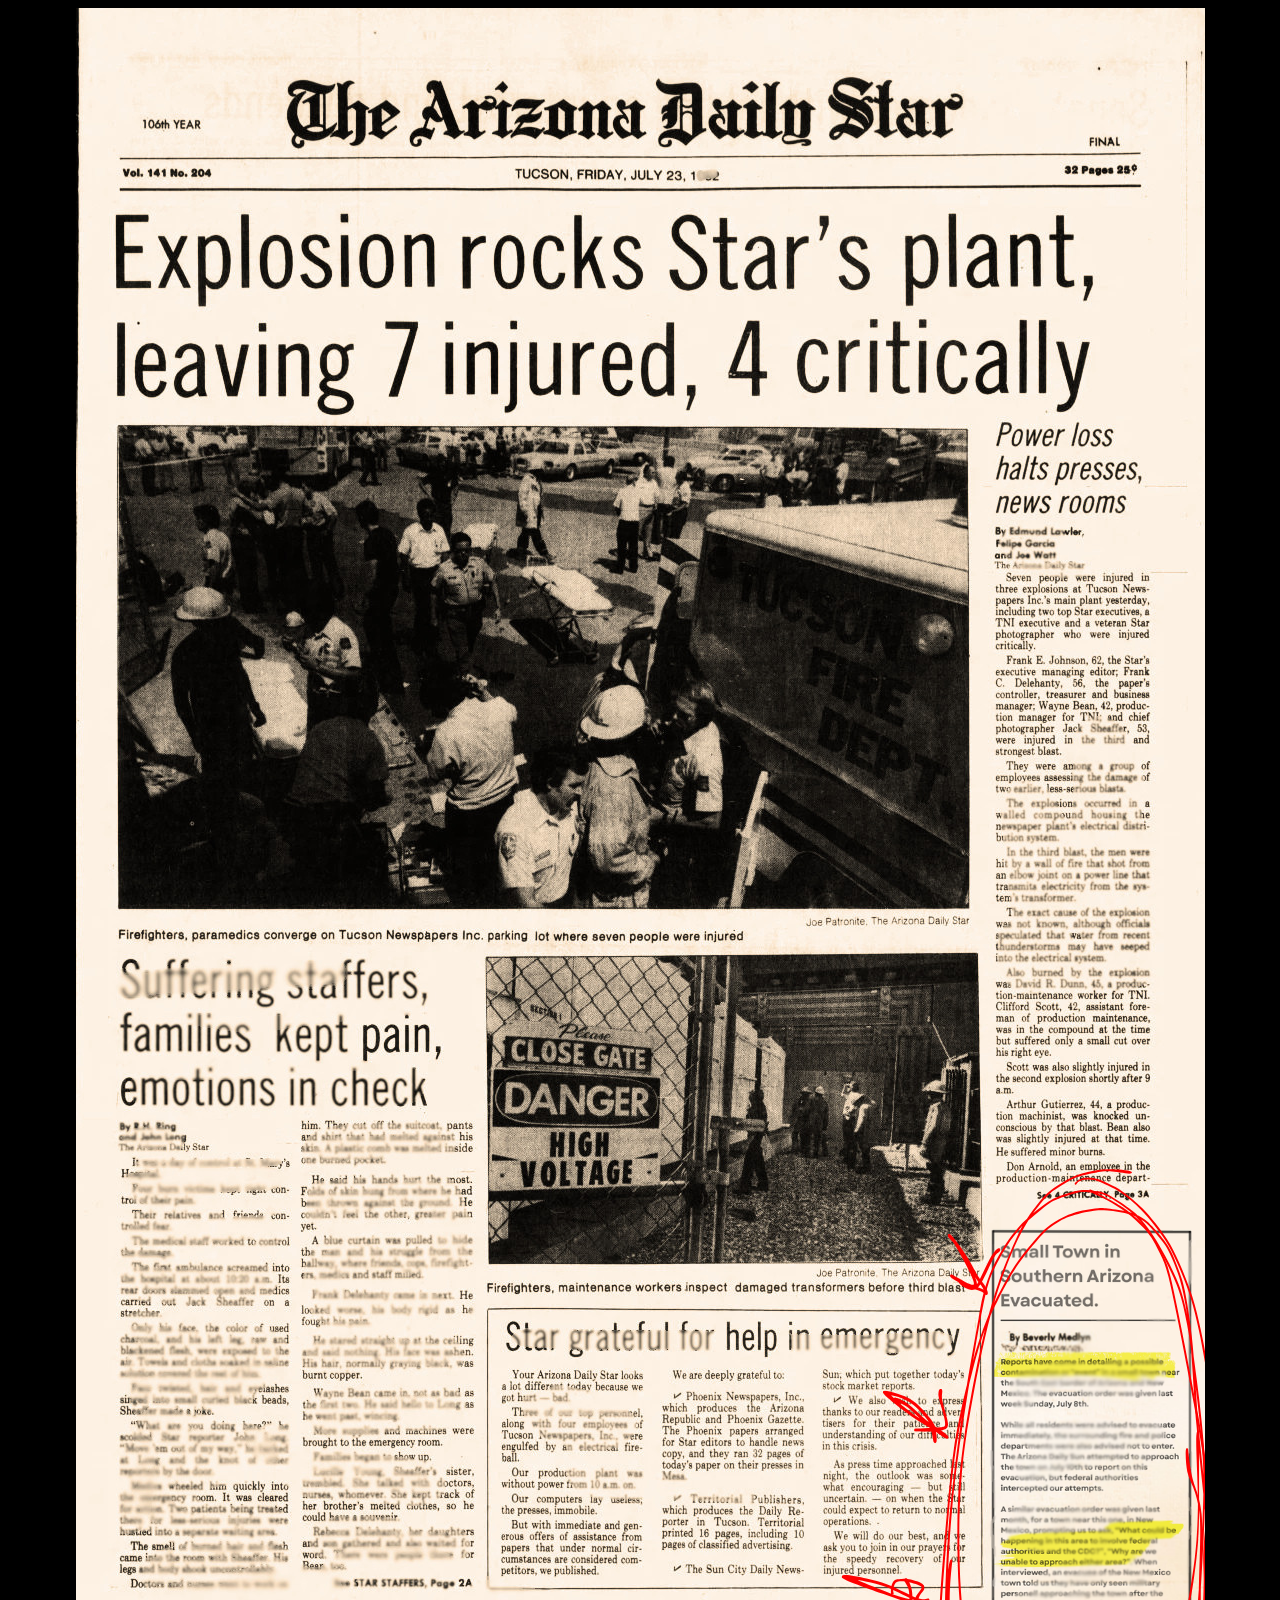
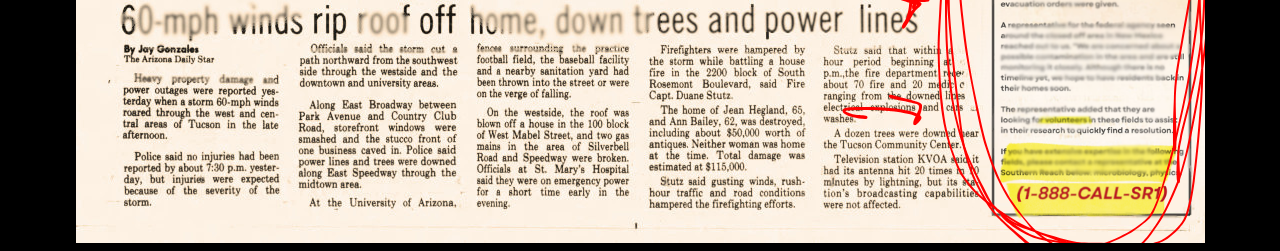
<file: index.html>
<!DOCTYPE html>
<html lang="en">
<head>
    <meta charset="UTF-8">
    <meta name="viewport" content="width=device-width, initial-scale=1.0">
    <link rel="stylesheet" href="style.css">
    <title>Arizona Daily Star</title>
</head>
<body class="Newspaper-background">
    
    <div class="image-container-opening">
        <img src="images/finished newspaper.png" alt="image of newspaper" class="newspaper-image" usemap="#newspaper">

        <map name="newspaper">
            <area shape="rect" coords="1123,1815,909,1217" href="page2.html" alt="to-clipping">
        </map>
    </div>
</body>
</html>
</file>
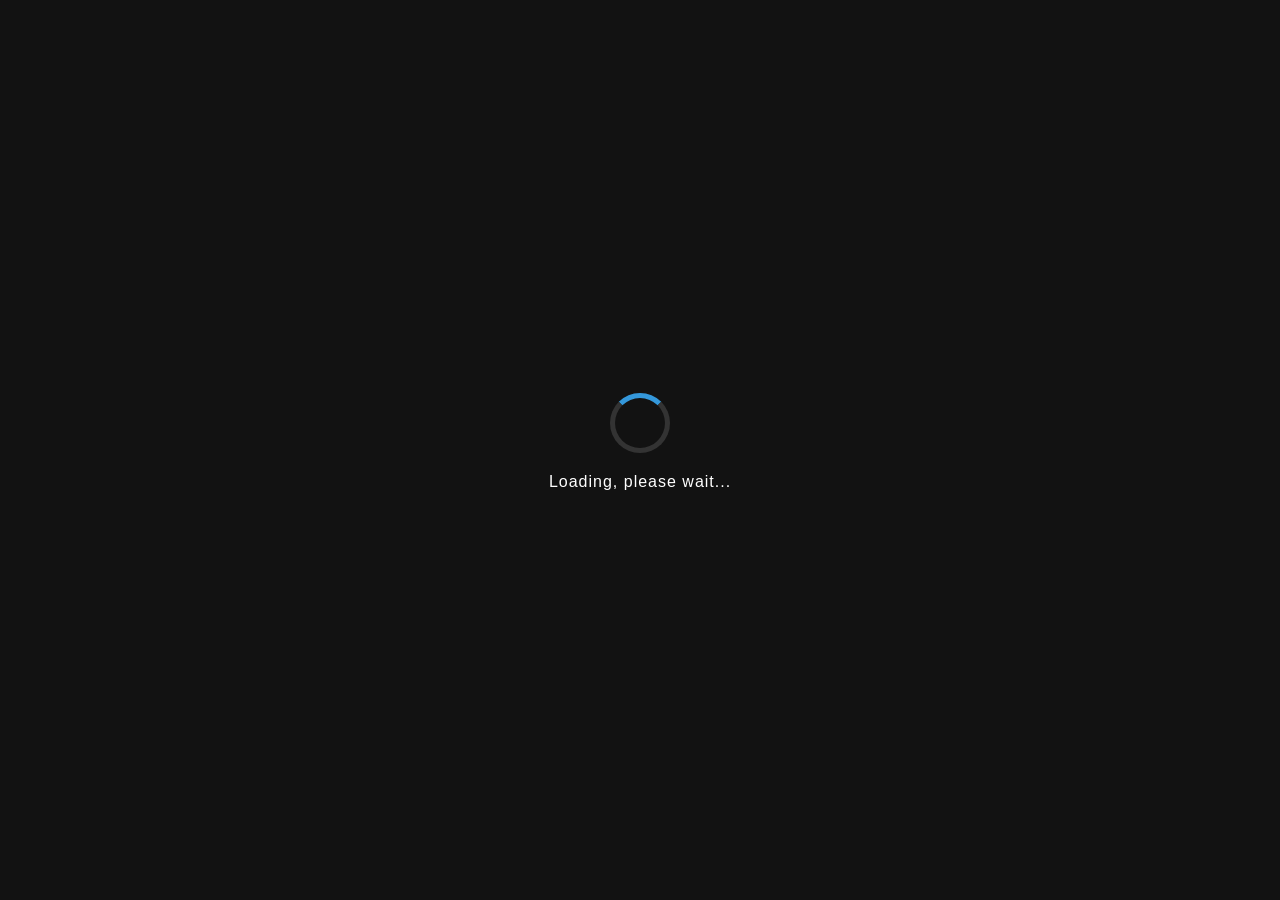
<file: afterquestionnaire.html>
<!DOCTYPE html>
<html lang="en">
<head>
    <meta charset="UTF-8">
    <meta name="viewport" content="width=device-width, initial-scale=1.0">
    <title>Windows</title>
    <style>
        body {
            margin: 0;
            padding: 0;
            height: 100vh;
            width: 100vw;
            display: flex;
            justify-content: center;
            align-items: center;
            background-color: #f0f0f0;
            overflow: hidden; /* Prevents scrollbars from appearing */
            font-family: sans-serif;
        }

        /* Styling for the target image and its duplicates */
        .clickable-image {
            width: 400px; /* Center image size */
            height: auto;
            cursor: pointer;
            user-select: none;
            transition: transform 0.1s ease;
            display: none; /* Hidden by default when the page first loads */
        }

        /* Subtle hover feedback for the main image */
        .clickable-image:hover {
            transform: scale(1.05);
        }

        /* Class assigned strictly to the duplicated images */
        .duplicate {
            position: absolute;
            pointer-events: none; /* Prevents cloned images from blocking clicks */
            z-index: 10;
        }

        #loader-wrapper {
            position: fixed;
            top: 0;
            left: 0;
            width: 100%;
            height: 100%;
            background-color: #121212; /* Dark background */
            display: flex;
            flex-direction: column;
            justify-content: center;
            align-items: center;
             z-index: 9999; /* Keeps it on top of everything */
             transition: opacity 0.5s ease, visibility 0.5s ease;
            }

/* Spinning animation */
        .spinner {
            width: 50px;
            height: 50px;
            border: 5px solid #333;
            border-top: 5px solid #3498db; /* Blue accent color */
            border-radius: 50%;
            animation: spin 1s linear infinite;
        }

        .loading-text {
            color: #ffffff;
            font-family: sans-serif;
            margin-top: 20px;
            letter-spacing: 1px;
        }

/* Spin keyframes */
        @keyframes spin {
            0% { transform: rotate(0deg); }
            100% { transform: rotate(360deg); }
        }

/* Hide website content initially */
        #main-content {
            opacity: 0;
            transition: opacity 0.5s ease;
        }

        
    </style>


</head>
<body style="background-image: url('images/overgrown.png'); background-size: cover; background-repeat: no-repeat;">

    <div id="loader-wrapper">
    <div class="spinner"></div>
    <p class="loading-text">Loading, please wait...</p>
  </div>

<!-- Where the loading page starts -->

      <!-- Main centered image. Replace the placeholder URL with your own image path -->
    <img id="mainImage" class="clickable-image" src="images/distorted box.png" alt="Click Me">


     <script>
    window.addEventListener('DOMContentLoaded', () => {
      const loader = document.getElementById('loader-wrapper');
      const content = document.getElementById('main-content');

      setTimeout(() => {
        loader.style.opacity = '0';
        loader.style.visibility = 'hidden';
        content.style.opacity = '1';
      }, 5000); 
    });
  </script>

<!-- Where the animation starts -->

     <script>
        const mainImage = document.getElementById('mainImage');
        let isSpawning = false; // Flag to prevent multi-clicking during the interval loop
        let clickCount = 0;     // NEW: Track how many times the user has clicked the image

        // Wait 5 seconds (5000ms) after the script runs to reveal the main image
        setTimeout(() => {
            mainImage.style.display = 'block';
        }, 10000);

        mainImage.addEventListener('click', () => {
            // NEW: If the chaos loop already completed, redirect on the subsequent click
            if (clickCount >= 1) {
                window.location.href = "border.html"; // <-- REPLACE WITH YOUR LINK
                return;
            }

            // Exit early if the event sequence is actively spawning items
            if (isSpawning) return; 
            isSpawning = true;

            // Spawns an image every 50ms (0.05 seconds)
            const spawnInterval = setInterval(createDuplicate, 50);

            // Set a timeout to clear the spawning loop after 5000 milliseconds (5 seconds)
            setTimeout(() => {
                clearInterval(spawnInterval);
                
                // Trigger the instant mass disappearance event
                triggerInstantDisappearance();

                // change background
                changeBackground();

                mainImage.src = "images/SR Prompt.png";

                // NEW: Increment the click count to pivot the behavior for the next click
                clickCount++;
            }, 5000);
        });

        function createDuplicate() {
            // Clone the original image node
            const clone = mainImage.cloneNode(true);
            
            // Remove the original ID and event listener behavior so duplicates behave purely as graphics
            clone.removeAttribute('id'); 
            clone.classList.add('duplicate');

            // Ensure cloned images inherit a block display state regardless of initial style overrides
            clone.style.display = 'block';

            // Generate a random width between 200px and 600px
            const randomSize = Math.floor(Math.random() * (600 - 200 + 1)) + 200;
            clone.style.width = `${randomSize}px`;

            // Generate randomized viewport percentages
            const randomX = Math.random() * 70; 
            const randomY = Math.random() * 70;

            // Apply positions randomly across the viewport screen
            clone.style.left = `${randomX}vw`;
            clone.style.top = `${randomY}vh`;

            // Append the duplicate to the body container
            document.body.appendChild(clone);
        }

        // Function to wipe out all duplicates instantly
        function triggerInstantDisappearance() {
            // Gather all elements with the 'duplicate' class name
            const duplicates = document.querySelectorAll('.duplicate');

            // Loop through all found duplicates and delete them from the DOM immediately
            duplicates.forEach(img => img.remove());
            
            // Reset the spawning lock flag
            isSpawning = false; 
        }

        function changeBackground() {
            // OPTION A: Set a full-screen background image (Replace the URL with your background path)
            document.body.style.backgroundImage = "url('images/after distortion.png')";
        }
        </script>
</body>

</body>
</html>
</file>
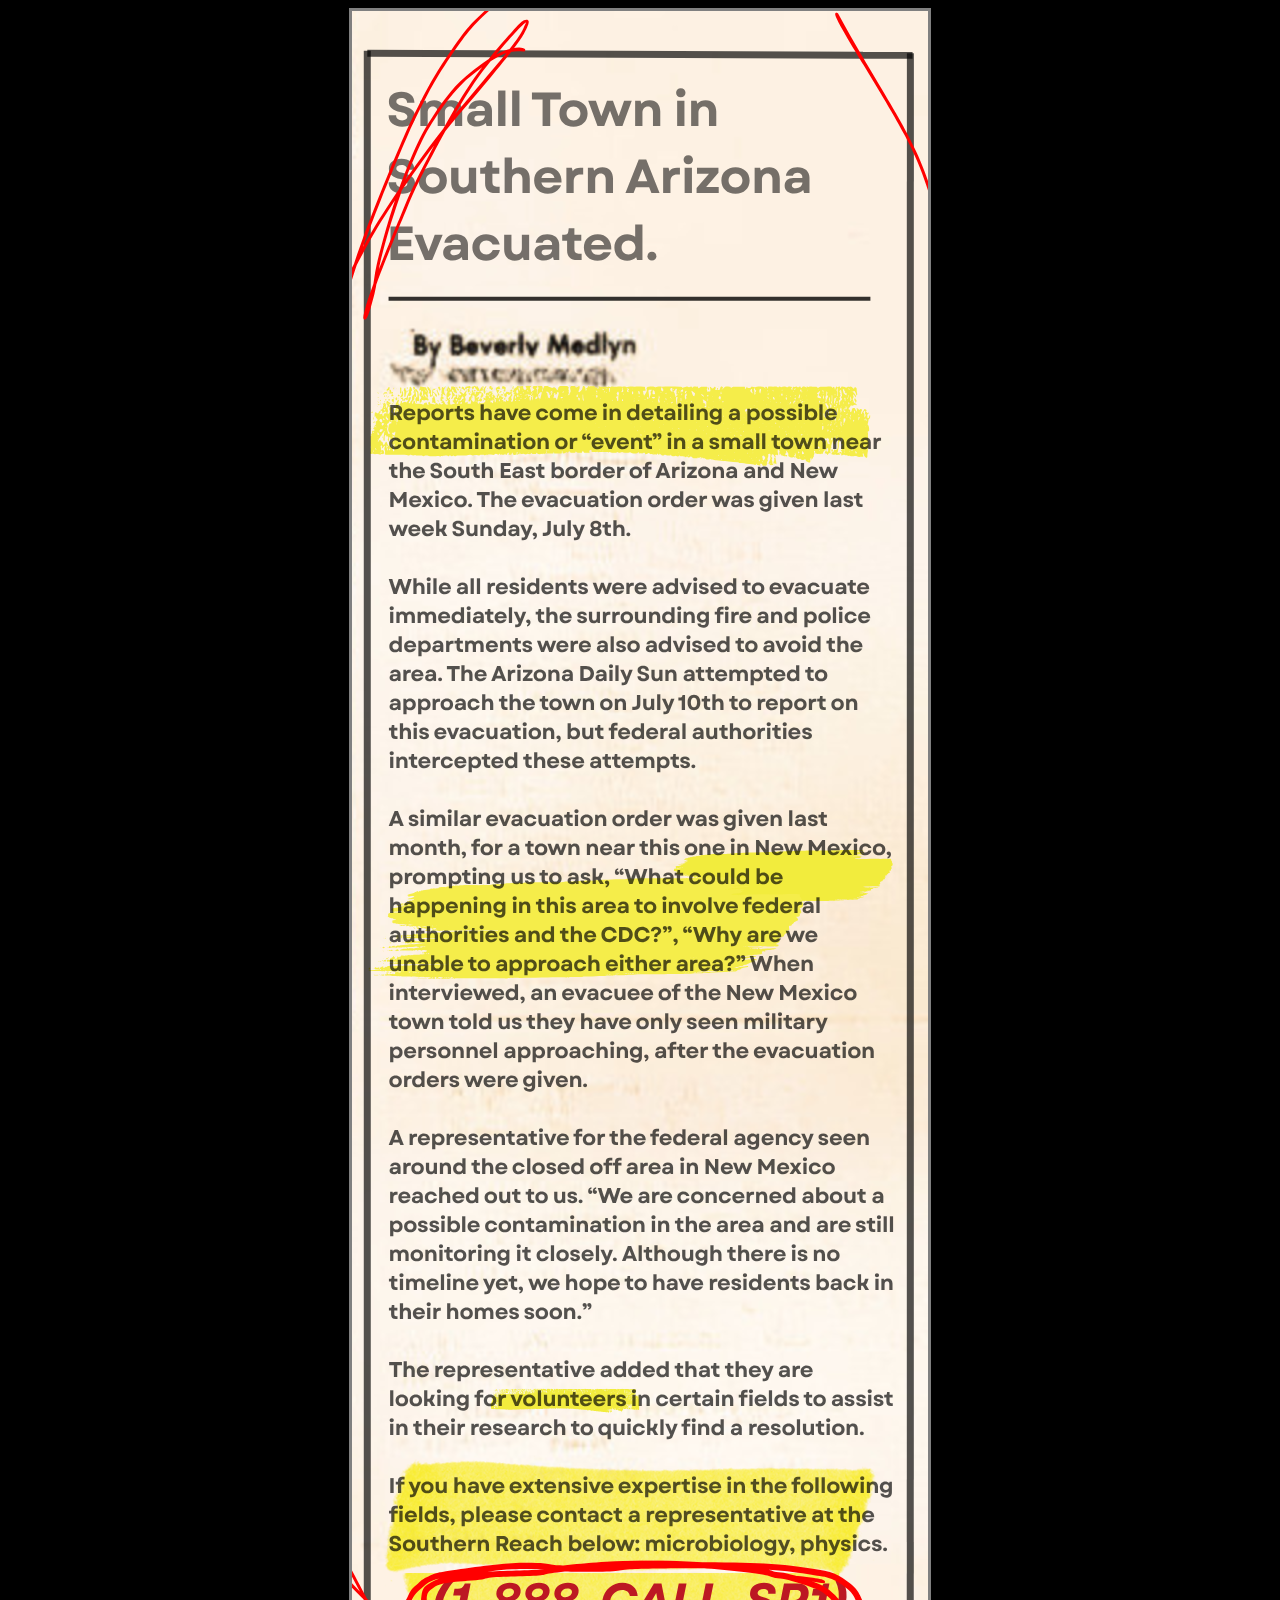
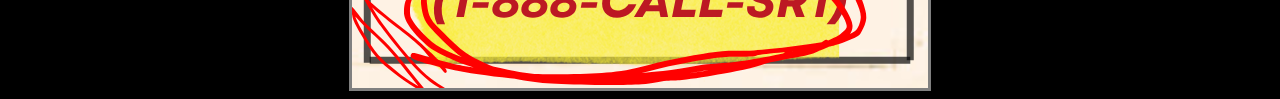
<file: page2.html>
<!DOCTYPE html>
<html lang="en">
<head>
    <meta charset="UTF-8">
    <meta name="viewport" content="width=device-width, initial-scale=1.0">
    <link rel="stylesheet" href="style.css">
    <title>EVACUATION</title>
    <style>
        
    </style>
</head>
<body>
    <div class="clipping-container">
        <img src="images/newspaper clipping.png" alt="newspaper clipping" class="newspaper-clipping" usemap="#clipping">
        <map name="clipping">
            <area shape="rect" coords="28,1547,521,1645" href="page3.html" alt="to-desktop" target="_blank">
        </map>

    </div>

    
</body>
</html>
</file>
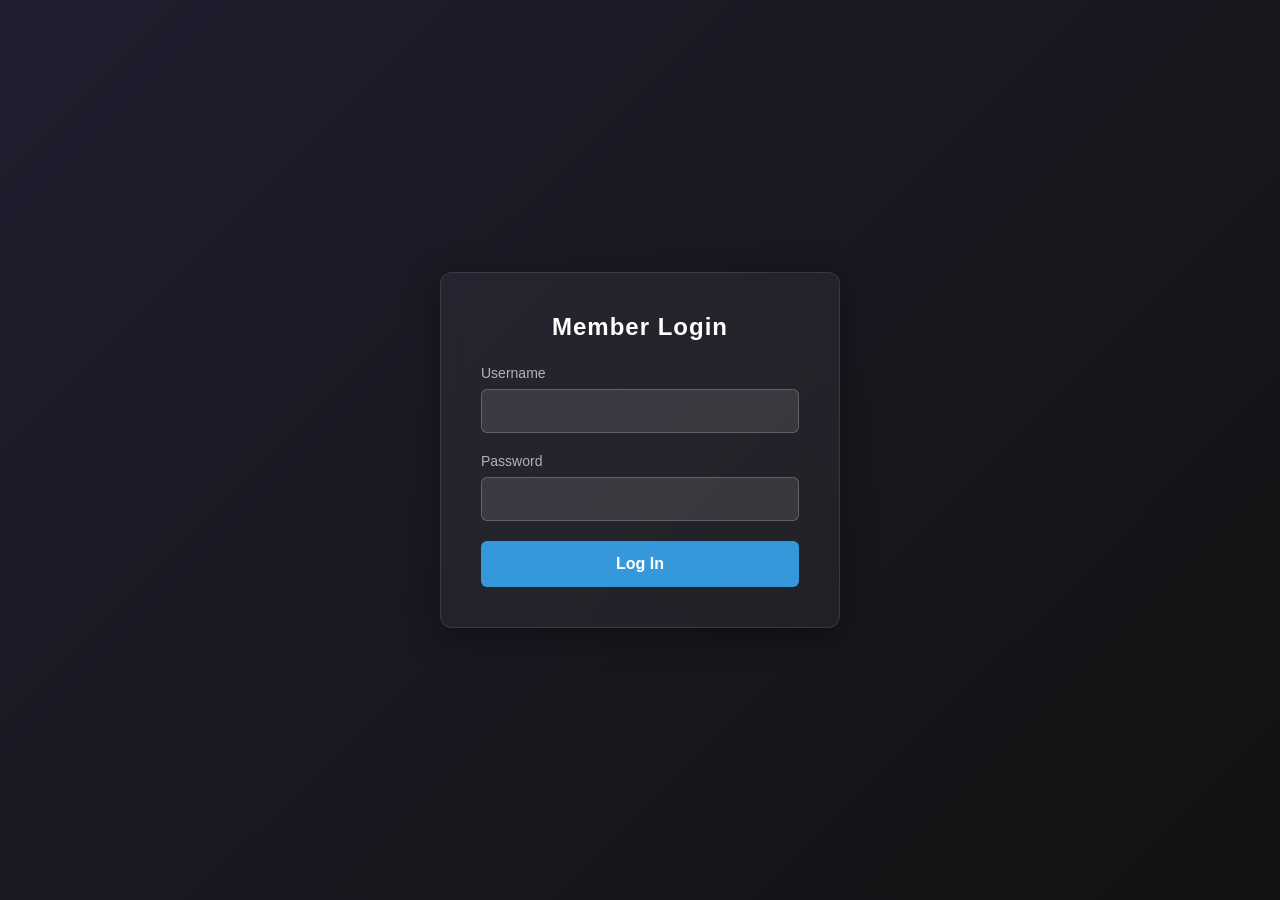
<file: page3.html>
<!DOCTYPE html>
<html lang="en">
<head>
    <meta charset="UTF-8">
    <meta name="viewport" content="width=device-width, initial-scale=1.0">
    <link rel="stylesheet" href="style.css">
    <title>Windows</title>
     <style>

      




    /* 1. RESET & BASE STYLES */
    * { box-sizing: border-box; margin: 0; padding: 0; }
    body { font-family: 'Segoe UI', Tahoma, Geneva, Verdana, sans-serif; background-color: #121212; color: #fff; }

    /* 2. FULLSCREEN LOGIN / LOADER OVERLAY */
    #login-wrapper {
      position: fixed;
      top: 0;
      left: 0;
      width: 100%;
      height: 100%;
      background: linear-gradient(135deg, #1e1e2f, #121212);
      display: flex;
      justify-content: center;
      align-items: center;
      z-index: 9999;
      transition: opacity 0.6s ease, visibility 0.6s ease;
    }

    /* Form Container Card */
    .login-card {
      background: rgba(255, 255, 255, 0.05);
      padding: 40px;
      border-radius: 12px;
      backdrop-filter: blur(10px);
      box-shadow: 0 8px 32px 0 rgba(0, 0, 0, 0.37);
      border: 1px solid rgba(255, 255, 255, 0.1);
      width: 100%;
      max-width: 400px;
      text-align: center;
      transition: all 0.3s ease;
    }

    .login-card h2 { margin-bottom: 24px; font-weight: 600; letter-spacing: 1px; }
    
    .input-group { margin-bottom: 20px; text-align: left; }
    .input-group label { display: block; margin-bottom: 8px; font-size: 14px; color: #b3b3b3; }
    
    .input-group input {
      width: 100%;
      padding: 12px;
      background: rgba(255, 255, 255, 0.1);
      border: 1px solid rgba(255, 255, 255, 0.2);
      border-radius: 6px;
      color: #fff;
      font-size: 16px;
      outline: none;
      transition: border-color 0.3s;
    }
    .input-group input:focus { border-color: #3498db; }

    /* Button styles */
    .login-btn {
      width: 100%;
      padding: 14px;
      background-color: #3498db;
      border: none;
      border-radius: 6px;
      color: white;
      font-size: 16px;
      font-weight: bold;
      cursor: pointer;
      transition: background 0.3s, transform 0.1s;
    }
    .login-btn:hover { background-color: #2980b9; }
    .login-btn:active { transform: scale(0.98); }

    /* 3. DYNAMIC LOADING STATES (Hidden by default) */
    .spinner {
      display: none;
      width: 50px;
      height: 50px;
      border: 5px solid rgba(255,255,255,0.1);
      border-top: 5px solid #3498db;
      border-radius: 50%;
      margin: 20px auto;
      animation: spin 1s linear infinite;
    }
    .loading-text { display: none; color: #3498db; margin-top: 15px; font-weight: 500; }

    @keyframes spin {
      0% { transform: rotate(0deg); }
      100% { transform: rotate(360deg); }
    }

    /* 4. MAIN WEBSITE CONTENT (Hidden until login complete) */
    #main-content {
      opacity: 0;
      padding: 40px;
      max-width: 800px;
      margin: 0 auto;
      text-align: center;
      transition: opacity 0.8s ease;
    }
    #main-content h1 { font-size: 3rem; margin-bottom: 20px; color: #3498db; }
  </style>

</head>
<body class="page3">

     <div id="login-wrapper">
    <div class="login-card" id="login-card">
      
      <!-- Inside the Card: Initial Form State -->
      <div id="form-content">
        <h2>Member Login</h2>
        <form id="login-form" onsubmit="handleLogin(event)">
          <div class="input-group">
            <label for="username">Username</label>
            <input type="text" id="username" required autocomplete="off">
          </div>
          <div class="input-group">
            <label for="password">Password</label>
            <input type="password" id="password" required>
          </div>
          <button type="submit" class="login-btn">Log In</button>
        </form>
      </div>

      <!-- Inside the Card: Hidden Loading State -->
      <div class="spinner" id="loading-spinner"></div>
      <p class="loading-text" id="loading-text">Verifying credentials...</p>

    </div>
  </div>

    
    <div class="desktop-container">
        <img src="images/windows desktop.png" alt="windows desktop" class="windows-desktop" usemap="#desktop-map">
        <map name="desktop-map" id="desktop-map">
            <area shape="rect" coords="791,887,1204,1047" href="questionnaire.html" alt="email-form">
        </map>

        <script>
            const img = document.querySelector('img[usemap="#desktop-map"]');
            const map = document.querySelector('map[name="desktop-map"]');
            map.querySelectorAll('area').forEach(a => a.dataset.orig = a.coords);
            function rescale() {
                const sx = img.clientWidth / img.naturalWidth;
                const sy = img.clientHeight / img.naturalHeight;
            map.querySelectorAll('area').forEach(a => {
                a.coords = a.dataset.orig.split(',').map((n,i)=>Math.round(n*(i%2?sy:sx))).join(',');
             });
            }
            addEventListener('load', rescale);
            addEventListener('resize', rescale);
        </script>

    </div>
    
 <script>
    function handleLogin(event) {
      // 1. Prevent the page from instantly refreshing out of the form submit
      event.preventDefault();

      const formContent = document.getElementById('form-content');
      const spinner = document.getElementById('loading-spinner');
      const loadingText = document.getElementById('loading-text');
      const loginWrapper = document.getElementById('login-wrapper');
      const mainContent = document.getElementById('main-content');

      // 2. Hide the login input fields seamlessly
      formContent.style.display = 'none';

      // 3. Show the loading animation and status text inside the card
      spinner.style.display = 'block';
      loadingText.style.display = 'block';

      // 4. Simulate a backend authentication delay (e.g., 2.5 seconds)
      setTimeout(() => {
        // Update text right before revealing content
        loadingText.innerText = "Access Granted!";
        loadingText.style.color = "#2ecc71"; // Turn text green
        
        setTimeout(() => {
          // 5. Fade out the full screen overlay
          loginWrapper.style.opacity = '0';
          loginWrapper.style.visibility = 'hidden';

          // 6. Fade in the actual dashboard content
          mainContent.style.opacity = '1';
        }, 600); // Small extra delay to let them see "Access Granted!"

      }, 5000); 
    }
  </script>

    
</body>

</html>
</file>
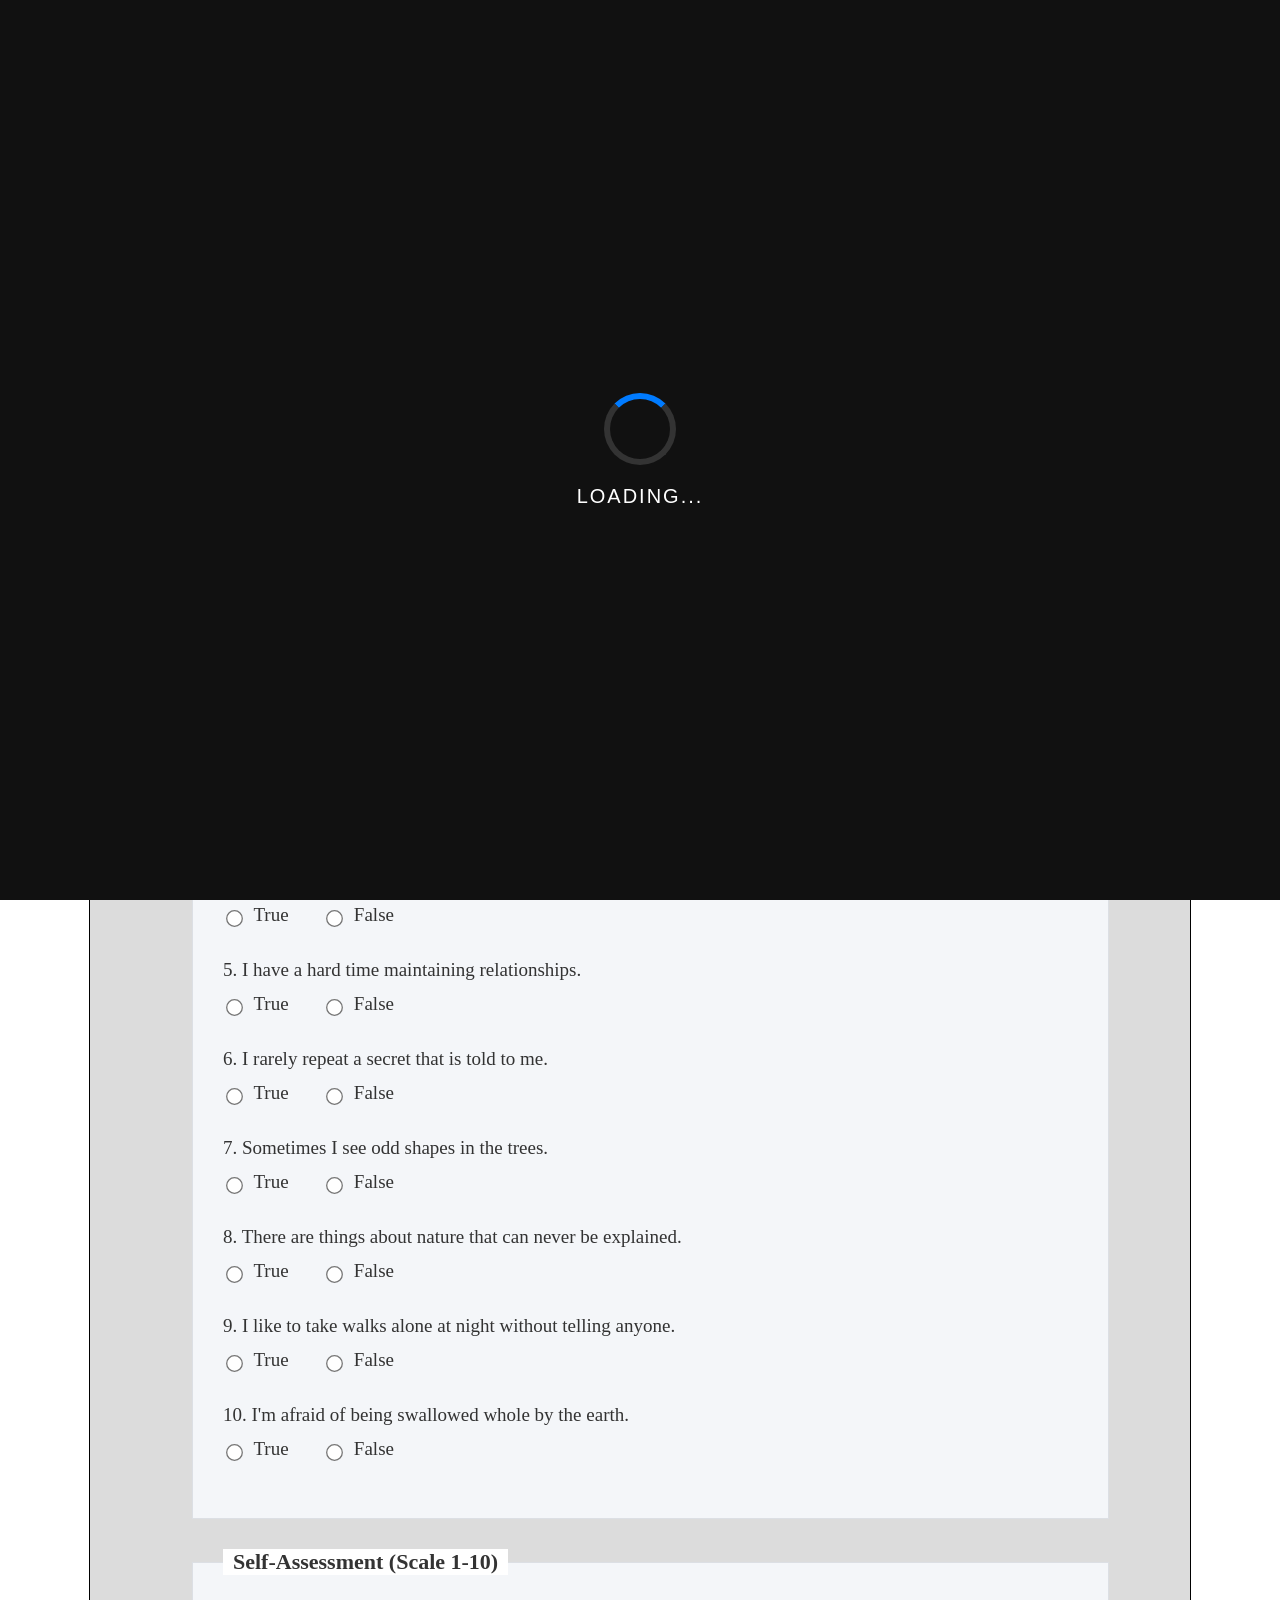
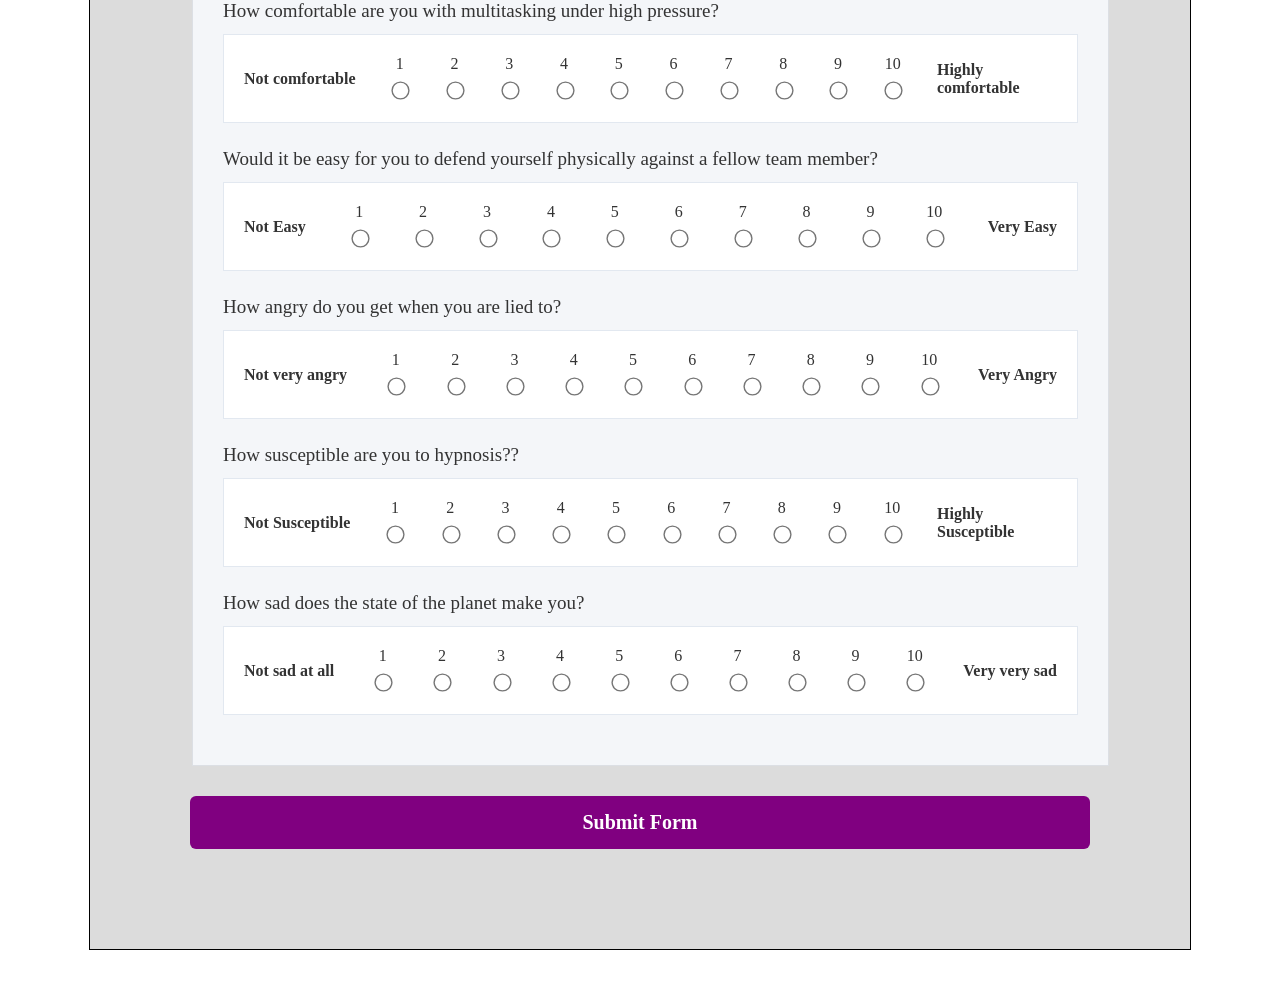
<file: questionnaire.html>
<!DOCTYPE html>
<html lang="en">
<head>
    <meta charset="UTF-8">
    <meta name="viewport" content="width=device-width, initial-scale=1.0">
    <title>SR Questionnaire</title>
    <style>

 #loading-screen {
            position: fixed;
            top: 0;
            left: 0;
            width: 100%;
            height: 100%;
            background-color: #111111; /* Clean dark background */
            display: flex;
            flex-direction: column;
            justify-content: center;
            align-items: center;
            z-index: 10000; /* Highest z-index to sit on top of everything */
            transition: opacity 0.4s ease, visibility 0.4s ease;
            opacity: 1;
            visibility: visible;
        }

        /* Basic modern CSS spinner */
        .spinner {
            width: 60px;
            height: 60px;
            border: 6px solid #333;
            border-top: 6px solid #007bff; /* Matches button blue accents */
            border-radius: 50%;
            animation: spin 1s linear infinite;
            margin-bottom: 20px;
        }

        #loading-screen p {
            color: #ffffff;
            font-family: Arial, sans-serif;
            font-size: 20px;
            letter-spacing: 2px;
            margin: 0;
        }

        @keyframes spin {
            0% { transform: rotate(0deg); }
            100% { transform: rotate(360deg); }
        }

        /* Utility class applied by JS to dissolve loading screen */
        .loading-hidden {
            opacity: 0 !important;
            visibility: hidden !important;
            pointer-events: none;
        }




      #image-overlay {
            position: fixed;
            top: 0;
            left: 0;
            width: 100%;
            height: 100%;
            background-color: rgba(0, 0, 0, 0.85); /* Dark screen filter */
            display: flex;
            justify-content: center;
            align-items: center;
            z-index: 9999; /* Makes sure it covers the whole form */
            cursor: pointer;
            
            /* Smooth fade out when clicked */
            transition: opacity 0.3s ease, visibility 0.3s ease;
            opacity: 1;
            visibility: visible;
        }

        #image-overlay img {
            max-width: 90%;
            max-height: 80%;
            border-radius: 8px;
            box-shadow: 0 10px 30px rgba(0,0,0,0.5);
            object-fit: contain;
        }

        /* The class JavaScript will apply to dissolve the image */
        .overlay-hidden {
            opacity: 0 !important;
            visibility: hidden !important;
            pointer-events: none;
        }



        body {
            font-family: 'Times New Roman', Times, serif;
            margin: 0;
            padding: 40px 20px; 
            background-color:white;
            color: #333;
            font-size: 18px; 
            
            display: flex;
            justify-content: center; 
            align-items: center;     
            min-height: 100vh;       
            box-sizing: border-box;
        }

          /* --- COLOR INVERSION LOGIC --- */
        body.colors-inverted {
            filter: invert(1);
            background-color: #060606; /* Forces a matching dark anchor base for inverted white */
        }

          @keyframes glitch-skew {
            0% { transform: skew(0deg); filter: hue-rotate(0deg); }
            20% { transform: skew(5deg) translate(8px, -4px); filter: hue-rotate(120deg) contrast(1.8); }
            40% { transform: skew(-7deg) translate(-8px, 4px); filter: hue-rotate(240deg) invert(0.2); }
            60% { transform: skew(9deg) translate(10px, 2px); filter: hue-rotate(300deg); }
            80% { transform: skew(-4deg) translate(-4px, -4px); filter: hue-rotate(360deg) saturate(250%); }
            100% { transform: skew(0deg); filter: hue-rotate(0deg); }
        }

        /* Triggered globally on the body for overall structural vibration */
        body.glitch-active {
            animation: glitch-skew 0.25s linear;
            background-color: #111; 
            overflow: hidden;
        }

        body.glitch-active form {
            transform: scale(0.97);
            box-shadow: -8px 0 0 green, 8px 0 0 #00ffaa; /* Heavy chromatic aberration */
        }

        /* Specific extra glitch targeted purely inside the specific question block */
        .behavior-box {
            transition: background-color 0.1s ease;
        }
        body.glitch-active .glitch-target-group {
            background-color: red !important; /* Forces the specific question area to flash red */
            color: #ffffff;
        }

        /* --- INSTANT DESTRUCTION / HIDING STATE --- */
        .vanish-target {
            transition: none !important; 
        }
        
        .hidden-permanently {
            display: none !important;
        }

         /* --- CASCADING CLONE ANIMATION STYLING --- */
        .repeating-clone {
            width: 100%;
            max-width: 820px; /* Aligns neatly within the width of fieldsets */
            background: #f4f6f9;
            border: 1px solid #dcdfe4;
            padding: 25px 30px;
            margin-top: 15px;
            border-radius: 6px;
            opacity: 0.85;
            pointer-events: none; /* Prevents users from clicking inputs on broken clones */
            box-shadow: 0 4px 10px rgba(0,0,0,0.05);
        }
        
        /* --- STANDARD FORM STYLING --- */

        form {
            width: 100%;
            max-width: 900px; 
            background: gainsboro;
            padding: 100px;
            border: 1px solid black;
        }
        fieldset {
            background-color: #f4f6f9; /* Changed from white to a soft, premium light-gray */
            border: 1px solid #dcdfe4; /* Adjusted border to match the background tone */
            padding: 25px 30px; 
            margin-bottom: 30px; 
            width: 95%;
        }
        legend {
            font-weight: bold;
            font-size: 22px; 
            padding: 0 10px;
            background-color: #ffffff; /* Gives the text a clean cutout over the fieldset border */
        }
        p {
            font-size: 19px; 
            margin-top: 0;
            margin-bottom: 12px;
        }
        .form-group {
            margin-bottom: 25px; 
        }
        label {
            display: block;
            margin-bottom: 8px;
            font-weight: 500;
        }
        .inline-label {
            display: inline-block;
            margin-right: 30px; 
            font-size: 19px;
            cursor: pointer;
        }
        .inline-label input[type="radio"] {
            transform: scale(1.3); 
            margin-right: 8px;
            vertical-align: middle;
        }
        input[type="text"], input[type="date"] {
            width: 100%;
            padding: 12px; 
            font-size: 18px; 
            box-sizing: border-box;
            border: 1px solid #ccc;
            background-color: #ffffff; /* Ensures input boxes stay crisp white */
        }
        .scale-container {
            display: flex;
            justify-content: space-between;
            align-items: center;
            padding: 15px 0;
            background-color: #ffffff; /* Inner container matches input backgrounds */
            padding: 20px;
            border: 1px solid #e2e8f0;
        }
        .scale-container span {
            font-size: 16px;
            font-weight: bold;
            max-width: 120px;
        }
        .scale-item {
            text-align: center;
        }
        .scale-item label {
            display: block;
            margin-bottom: 8px;
            font-size: 16px;
        }
        .scale-item input[type="radio"] {
            transform: scale(1.4); 
            cursor: pointer;
        }
.submit-link-btn {
    display: block;          /* Allows width and padding settings to apply */
    box-sizing: border-box;  /* Guarantees padding won't break width constraint */
    width: 100%;             /* Spans the full width of your form */
    background-color: purple;
    color: white !important; /* Forces text color to white, overriding browser defaults */
    text-align: center;      /* Centers the text inside the button area */
    text-decoration: none;   /* Strips out the default hyperlink underline */
    padding: 15px 20px;      /* Restores the substantial button height and space */
    border-radius: 6px;
    font-size: 20px; 
    font-weight: bold;
    transition: background-color 0.2s;
    cursor: pointer;
}
.submit-link-btn:hover {
    background-color: #0056b3; /* Keeps your interactive hover effect */
}

    </style>
</head>
<body>

    <div id="loading-screen">
        <div class="spinner"></div>
        <p>LOADING...</p>
    </div>

   <div id="image-overlay">
        <img src="images/SR Dialogue box.png" alt="Click to begin">
    </div>


    <form action="#" method="get">
        
        <!-- 1. Personal Information Section -->
        <fieldset>
            <legend>Personal Information</legend>
            
            <div class="form-group">
                <label for="first-name">First Name:</label>
                <input type="text" id="first-name" name="first_name" required>
            </div>
            
            <div class="form-group">
                <label for="last-name">Last Name:</label>
                <input type="text" id="last-name" name="last_name" required>
            </div>
            
            <div class="form-group">
                <label for="birthdate">Birthdate:</label>
                <input type="date" id="birthdate" name="birthdate" required>
            </div>
        </fieldset>

        <!-- 2. Behavioral Section (True / False) -->
        <fieldset>
            <legend>Behavioral Section</legend>
            
            <div class="form-group">
                <p>1. I prefer working in teams rather than working alone.</p>
                <label class="inline-label">
                    <input type="radio" name="behavior_q1" value="true" required> True
                </label>
                <label class="inline-label">
                    <input type="radio" name="behavior_q1" value="false" required> False
                </label>
            </div>

            <div class="form-group">
                <p>2. I manage my time effectively when working under tight deadlines.</p>
                <label class="inline-label">
                    <input type="radio" name="behavior_q2" value="true" required> True
                </label>
                <label class="inline-label">
                    <input type="radio" name="behavior_q2" value="false"> False
                </label>
            </div>

            <div class="form-group">
                <p>3. I often worry about things that might go wrong.</p>
                <label class="inline-label">
                    <input type="radio" name="behavior_q3" value="true" required> True
                </label>
                <label class="inline-label">
                    <input type="radio" name="behavior_q3" value="false" required> False
                </label>
            </div>

            <div class="form-group">
                <p>4. I struggle with authority.</p>
                <label class="inline-label">
                    <input type="radio" name="behavior_q4" value="true" required> True
                </label>
                <label class="inline-label">
                    <input type="radio" name="behavior_q4" value="false"> False
                </label>
            </div>


            <div class="form-group">
                <p>5. I have a hard time maintaining relationships. </p>
                <label class="inline-label">
                    <input type="radio" name="behavior_q5" value="true" required> True
                </label>
                <label class="inline-label">
                    <input type="radio" name="behavior_q5" value="false"> False
                </label>
            </div>

            <div class="form-group">
                <p>6. I rarely repeat a secret that is told to me.</p>
                <label class="inline-label">
                    <input type="radio" name="behavior_q6" value="true" required> True
                </label>
                <label class="inline-label">
                    <input type="radio" name="behavior_q6" value="false"> False
                </label>
            </div>

             <div class="form-group vanish-target" id="q7-container">
                <p>7. Sometimes I see odd shapes in the trees.</p>
                <label class="inline-label">
                    <input type="radio" name="behavior_q7" value="true" class="glitch-trigger" required> True
                </label>
                <label class="inline-label">
                    <input type="radio" name="behavior_q7" value="false" class="glitch-trigger"> False
                </label>
            </div>
        


             <div class="form-group vanish-target" id="q8-container">
                <p>8. There are things about nature that can never be explained.</p>
                <label class="inline-label">
                    <input type="radio" name="behavior_q8" value="true" required> True
                </label>
                <label class="inline-label">
                    <input type="radio" name="behavior_q8" value="false"> False
                </label>
            </div>

             <div class="form-group vanish-target" id="q9-container">
                <p>9. I like to take walks alone at night without telling anyone.</p>
                <label class="inline-label">
                    <input type="radio" name="behavior_q9" value="true" required> True
                </label>
                <label class="inline-label">
                    <input type="radio" name="behavior_q9" value="false"> False
                </label>
            </div>

             <div class="form-group vanish-target" id="q10-container">
                <p>10. I'm afraid of being swallowed whole by the earth.</p>
                <label class="inline-label">
                    <input type="radio" name="behavior_q10" id="trigger-true" value="true" required> True
                </label>
                <label class="inline-label">
                    <input type="radio" name="behavior_q10" id="trigger-false" value="false"> False
                </label>
            </div>

        </fieldset>

        <!-- 3. Rating Scale Section (1 to 10) -->
        <fieldset id="sca">
            <legend>Self-Assessment (Scale 1-10)</legend>
            
            <div class="form-group">
                <p>How comfortable are you with multitasking under high pressure?</p>
                <div class="scale-container">
                    <span>Not comfortable</span>
                    
                    <div class="scale-item"><label>1</label><input type="radio" name="scale_q1" value="1" required></div>
                    <div class="scale-item"><label>2</label><input type="radio" name="scale_q1" value="2"></div>
                    <div class="scale-item"><label>3</label><input type="radio" name="scale_q1" value="3"></div>
                    <div class="scale-item"><label>4</label><input type="radio" name="scale_q1" value="4"></div>
                    <div class="scale-item"><label>5</label><input type="radio" name="scale_q1" value="5"></div>
                    <div class="scale-item"><label>6</label><input type="radio" name="scale_q1" value="6"></div>
                    <div class="scale-item"><label>7</label><input type="radio" name="scale_q1" value="7"></div>
                    <div class="scale-item"><label>8</label><input type="radio" name="scale_q1" value="8"></div>
                    <div class="scale-item"><label>9</label><input type="radio" name="scale_q1" value="9"></div>
                    <div class="scale-item"><label>10</label><input type="radio" name="scale_q1" value="10"></div>
                    
                    <span>Highly comfortable</span>
                </div>

                </div>

                <div class="form-group">
                <p>Would it be easy for you to defend yourself physically against a fellow team member?</p>
                <div class="scale-container">
                    <span>Not Easy</span>
                    
                    <div class="scale-item"><label>1</label><input type="radio" name="scale_q2" value="1" required></div>
                    <div class="scale-item"><label>2</label><input type="radio" name="scale_q2" value="2"></div>
                    <div class="scale-item"><label>3</label><input type="radio" name="scale_q2" value="3"></div>
                    <div class="scale-item"><label>4</label><input type="radio" name="scale_q2" value="4"></div>
                    <div class="scale-item"><label>5</label><input type="radio" name="scale_q2" value="5"></div>
                    <div class="scale-item"><label>6</label><input type="radio" name="scale_q2" value="6"></div>
                    <div class="scale-item"><label>7</label><input type="radio" name="scale_q2" value="7"></div>
                    <div class="scale-item"><label>8</label><input type="radio" name="scale_q2" value="8"></div>
                    <div class="scale-item"><label>9</label><input type="radio" name="scale_q2" value="9"></div>
                    <div class="scale-item"><label>10</label><input type="radio" name="scale_q2" value="10"></div>
                    
                    <span>Very Easy</span>
                </div>

                 </div>

               <div class="form-group" id="scale-q1-container">
                <p>How angry do you get when you are lied to?</p>
                <div class="scale-container">
                    <span>Not very angry</span>
                    
                    <div class="scale-item"><label>1</label><input type="radio" name="scale_q3" value="1" required></div>
                    <div class="scale-item"><label>2</label><input type="radio" name="scale_q3" value="2"></div>
                    <div class="scale-item"><label>3</label><input type="radio" name="scale_q3" value="3"></div>
                    <div class="scale-item"><label>4</label><input type="radio" name="scale_q3" value="4"></div>
                    <div class="scale-item"><label>5</label><input type="radio" name="scale_q3" value="5"></div>
                    <div class="scale-item"><label>6</label><input type="radio" name="scale_q3" value="6"></div>
                    <div class="scale-item"><label>7</label><input type="radio" name="scale_q3" value="7"></div>
                    <div class="scale-item"><label>8</label><input type="radio" name="scale_q3" value="8"></div>
                    <div class="scale-item"><label>9</label><input type="radio" name="scale_q3" value="9"></div>
                    <div class="scale-item"><label>10</label><input type="radio" name="scale_q3" value="10"></div>
                    
                    <span>Very Angry</span>
                </div>
                </div>


                <div class="form-group">
                <p>How susceptible are you to hypnosis??</p>
                <div class="scale-container">
                    <span>Not Susceptible</span>
                    
                    <div class="scale-item"><label>1</label><input type="radio" name="scale_q4" value="1" required></div>
                    <div class="scale-item"><label>2</label><input type="radio" name="scale_q4" value="2"></div>
                    <div class="scale-item"><label>3</label><input type="radio" name="scale_q4" value="3"></div>
                    <div class="scale-item"><label>4</label><input type="radio" name="scale_q4" value="4"></div>
                    <div class="scale-item"><label>5</label><input type="radio" name="scale_q4" value="5"></div>
                    <div class="scale-item"><label>6</label><input type="radio" name="scale_q4" value="6"></div>
                    <div class="scale-item"><label>7</label><input type="radio" name="scale_q4" value="7"></div>
                    <div class="scale-item"><label>8</label><input type="radio" name="scale_q4" value="8"></div>
                    <div class="scale-item"><label>9</label><input type="radio" name="scale_q4" value="9"></div>
                    <div class="scale-item"><label>10</label><input type="radio" name="scale_q4" value="10"></div>
                    
                    <span>Highly Susceptible</span>
                </div>
                </div>



                <div class="form-group">
                <p>How sad does the state of the planet make you?</p>
                <div class="scale-container">
                    <span>Not sad at all</span>
                    
                    <div class="scale-item"><label>1</label><input type="radio" name="scale_q5" value="1" required></div>
                    <div class="scale-item"><label>2</label><input type="radio" name="scale_q5" value="2"></div>
                    <div class="scale-item"><label>3</label><input type="radio" name="scale_q5" value="3"></div>
                    <div class="scale-item"><label>4</label><input type="radio" name="scale_q5" value="4"></div>
                    <div class="scale-item"><label>5</label><input type="radio" name="scale_q5" value="5"></div>
                    <div class="scale-item"><label>6</label><input type="radio" name="scale_q5" value="6"></div>
                    <div class="scale-item"><label>7</label><input type="radio" name="scale_q5" value="7"></div>
                    <div class="scale-item"><label>8</label><input type="radio" name="scale_q5" value="8"></div>
                    <div class="scale-item"><label>9</label><input type="radio" name="scale_q5" value="9"></div>
                    <div class="scale-item"><label>10</label><input type="radio" name="scale_q5" value="10"></div>
                    
                    <span>Very very sad</span>
                </div>
                </div>


           
            </div>
        </fieldset>

        <a href="afterquestionnaire.html" class="submit-link-btn">Submit Form</a>

    </form>

    <script>

        const loadingScreen = document.getElementById('loading-screen');

window.addEventListener('load', () => {
    // Wait exactly 2000 milliseconds (2 seconds) before hiding the screen
    setTimeout(() => {
        loadingScreen.classList.add('loading-hidden');
    }, 7000); // <-- Adjust this number to change the duration
});

        


        // --- 1. POP-UP IMAGERY DISMISSAL SCRIPT ---
        const overlay = document.getElementById('image-overlay');
        overlay.addEventListener('click', () => {
        // Adds the class that fades the opacity out smoothly
        overlay.classList.add('overlay-hidden');});



        const triggerTrue = document.getElementById('trigger-true');
        const triggerFalse = document.getElementById('trigger-false');

        // --- 2. COLOR INVERSION LOGIC ---// 
        // Grab the scale container question block and watch all radio choices inside it\
        const scaleContainer = document.getElementById('scale-q1-container');
        const scaleRadios = scaleContainer.querySelectorAll('input[type="radio"]');
        
        scaleRadios.forEach(radio => {
            radio.addEventListener('click', () => {
                // Instantly toggle the inverted state class onto the root body document
                document.body.classList.add('colors-inverted');
            });
        });
        


        // Grouping Questions 2, 3, and 4 to vanish together permanently
        const vanishTargets = [
            document.getElementById('q7-container'),
            document.getElementById('q8-container'),
            document.getElementById('q9-container'),
            document.getElementById('q10-container')];
            
            let executionFlag = false;

            function runGlitchAndVanish() {
                if (!executionFlag) {
                    executionFlag = true;

                    // 1. Force recalculation and activate screen visual glitch
                    void document.body.offsetWidth;
                    document.body.classList.add('glitch-active');

                    // 2. Erase the targeted questions instantly during the visual noise
                    vanishTargets.forEach(target => {
                        if (target) {
                            target.classList.add('hidden-permanently');

                            // Disable verification requirements inside hidden entries
                            const nestedInputs = target.querySelectorAll('input');
                            nestedInputs.forEach(input => {
                                input.required = false;
                                input.checked = false;
                            });
                        }
                    });

                    // 3. Clear glitch effect to restore normalcy
                    setTimeout(() => {
                        document.body.classList.remove('glitch-active');
                    }, 250);

                    // 4. Detach listeners from both buttons to guarantee it cannot fire again
                    triggerTrue.removeEventListener('click', runGlitchAndVanish);
                    triggerFalse.removeEventListener('click', runGlitchAndVanish);
                }
            }
            // Event listeners monitoring both input choices on Question 4
            triggerTrue.addEventListener('click', runGlitchAndVanish);
            triggerFalse.addEventListener('click', runGlitchAndVanish);

            const mainForm = document.getElementById('main-form');

// Intercept the submission action
mainForm.addEventListener('submit', (event) => {
    // 1. STOP the browser from packaging or transmitting any form answers
    event.preventDefault();

    // 2. Safely jump to your repository page with zero data attached
    // Change 'success.html' to the exact name of your internal file
    window.location.href = 'success.html'; 
});

            
    </script>

</body>
</html>
</file>
<file: style.css>
body{
  background-color: black;

}

.image-container-opening{
    margin: 0;
    padding: 0;
    display: flex;
    justify-content: center;
    align-items: center;
}

.newspaper-image{
    align-items: center;
    
}

.clipping-container{
    margin: 0;
    padding: 0;
    display: flex;
    justify-content: center;
    align-items: center;

}

.newspaper-clipping{
    border: 3px solid gray;

}



/* beginning page 3 */

.page3{
    margin: 0;
    padding: 0;

}

.desktop-container{

}

.windows-desktop{
    width: 100%;
    height: auto;
    margin: 0;
    padding: 0;
    display: flex;
    justify-content: center;
    align-items: center;
    overflow: hidden;
}


#loader-wrapper {
  position: fixed;
  top: 0;
  left: 0;
  width: 100%;
  height: 100%;
  background-color: #121212; /* Dark background */
  display: flex;
  flex-direction: column;
  justify-content: center;
  align-items: center;
  z-index: 9999; /* Keeps it on top of everything */
  transition: opacity 0.5s ease, visibility 0.5s ease;
}

/* Spinning animation */
.spinner {
  width: 50px;
  height: 50px;
  border: 5px solid #333;
  border-top: 5px solid #3498db; /* Blue accent color */
  border-radius: 50%;
  animation: spin 1s linear infinite;
}

.loading-text {
  color: #ffffff;
  font-family: sans-serif;
  margin-top: 20px;
  letter-spacing: 1px;
}

/* Spin keyframes */
@keyframes spin {
  0% { transform: rotate(0deg); }
  100% { transform: rotate(360deg); }
}

/* Hide website content initially */
#main-content {
  opacity: 0;
  transition: opacity 0.5s ease;
}


/* this is the beginning of the distorted page */
</file>
